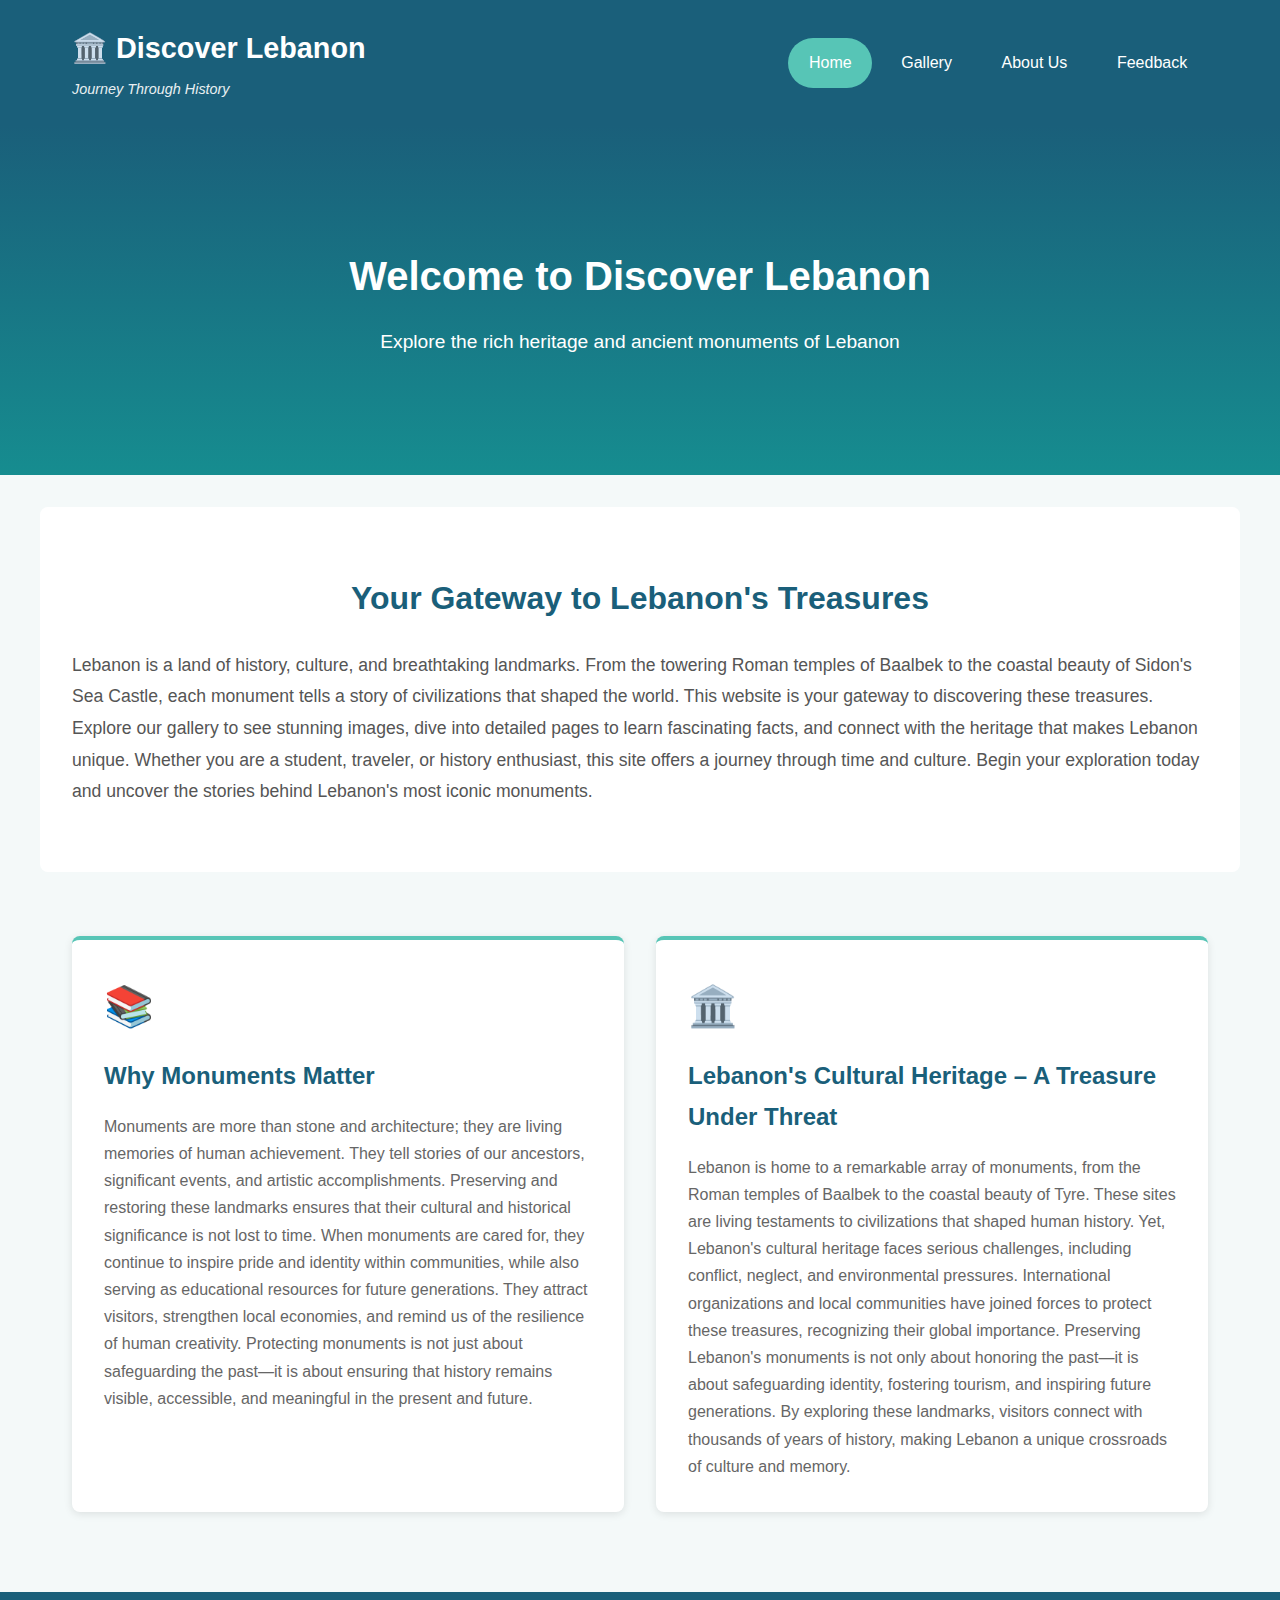
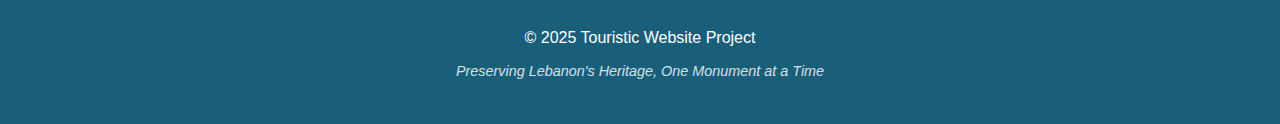
<file: index.html>
<!DOCTYPE html>
<html lang="en">
<head>
  <meta charset="UTF-8">
  <meta name="viewport" content="width=device-width, initial-scale=1.0">
  <meta name="description" content="Explore Lebanon's monuments and cultural heritage through our touristic website.">
  <title>Home | Discover Lebanon</title>
  <link rel="stylesheet" href="CSS/style.css">
</head>
<body>
  <!-- Header -->
  <header>
    <div class="header-container">
      <div class="logo">
        <h1>🏛️ Discover Lebanon</h1>
        <p class="tagline">Journey Through History</p>
      </div>
      <nav>
        <ul>
          <li><a href="index.html" class="active">Home</a></li>
          <li><a href="HTML Files/gallery.html">Gallery</a></li>
          <li><a href="about.html">About Us</a></li>
          <li><a href="./HTML Files/feedback.html">Feedback</a></li>
        </ul>
      </nav>
    </div>
  </header>

  <!-- Hero Section -->
  <section class="hero">
    <div class="hero-content">
      <h2>Welcome to Discover Lebanon</h2>
      <p>Explore the rich heritage and ancient monuments of Lebanon</p>
    </div>
  </section>

  <!-- Main Content -->
  <main>
    <!-- Intro Section -->
    <section id="intro">
      <h2>Your Gateway to Lebanon's Treasures</h2>
      <p>Lebanon is a land of history, culture, and breathtaking landmarks. From the towering Roman temples of Baalbek to the coastal beauty of Sidon's Sea Castle, each monument tells a story of civilizations that shaped the world. This website is your gateway to discovering these treasures. Explore our gallery to see stunning images, dive into detailed pages to learn fascinating facts, and connect with the heritage that makes Lebanon unique. Whether you are a student, traveler, or history enthusiast, this site offers a journey through time and culture. Begin your exploration today and uncover the stories behind Lebanon's most iconic monuments.</p>
    </section>

    <!-- Articles Section -->
    <section id="articles">
      <article class="article-card">
        <div class="article-icon">📚</div>
        <h3>Why Monuments Matter</h3>
        <p>Monuments are more than stone and architecture; they are living memories of human achievement. They tell stories of our ancestors, significant events, and artistic accomplishments. Preserving and restoring these landmarks ensures that their cultural and historical significance is not lost to time. When monuments are cared for, they continue to inspire pride and identity within communities, while also serving as educational resources for future generations. They attract visitors, strengthen local economies, and remind us of the resilience of human creativity. Protecting monuments is not just about safeguarding the past—it is about ensuring that history remains visible, accessible, and meaningful in the present and future.</p>
      </article>

      <article class="article-card">
        <div class="article-icon">🏛️</div>
        <h3>Lebanon's Cultural Heritage – A Treasure Under Threat</h3>
        <p>Lebanon is home to a remarkable array of monuments, from the Roman temples of Baalbek to the coastal beauty of Tyre. These sites are living testaments to civilizations that shaped human history. Yet, Lebanon's cultural heritage faces serious challenges, including conflict, neglect, and environmental pressures. International organizations and local communities have joined forces to protect these treasures, recognizing their global importance. Preserving Lebanon's monuments is not only about honoring the past—it is about safeguarding identity, fostering tourism, and inspiring future generations. By exploring these landmarks, visitors connect with thousands of years of history, making Lebanon a unique crossroads of culture and memory.</p>
      </article>
    </section>
  </main>

  <!-- Footer -->
  <footer>
    <p>&copy; 2025 Touristic Website Project</p>
    <p class="footer-note">Preserving Lebanon's Heritage, One Monument at a Time</p>
  </footer>

  <!-- JavaScript -->
  <script src="./JS/script.js"></script>
</body>
</html>
</file>
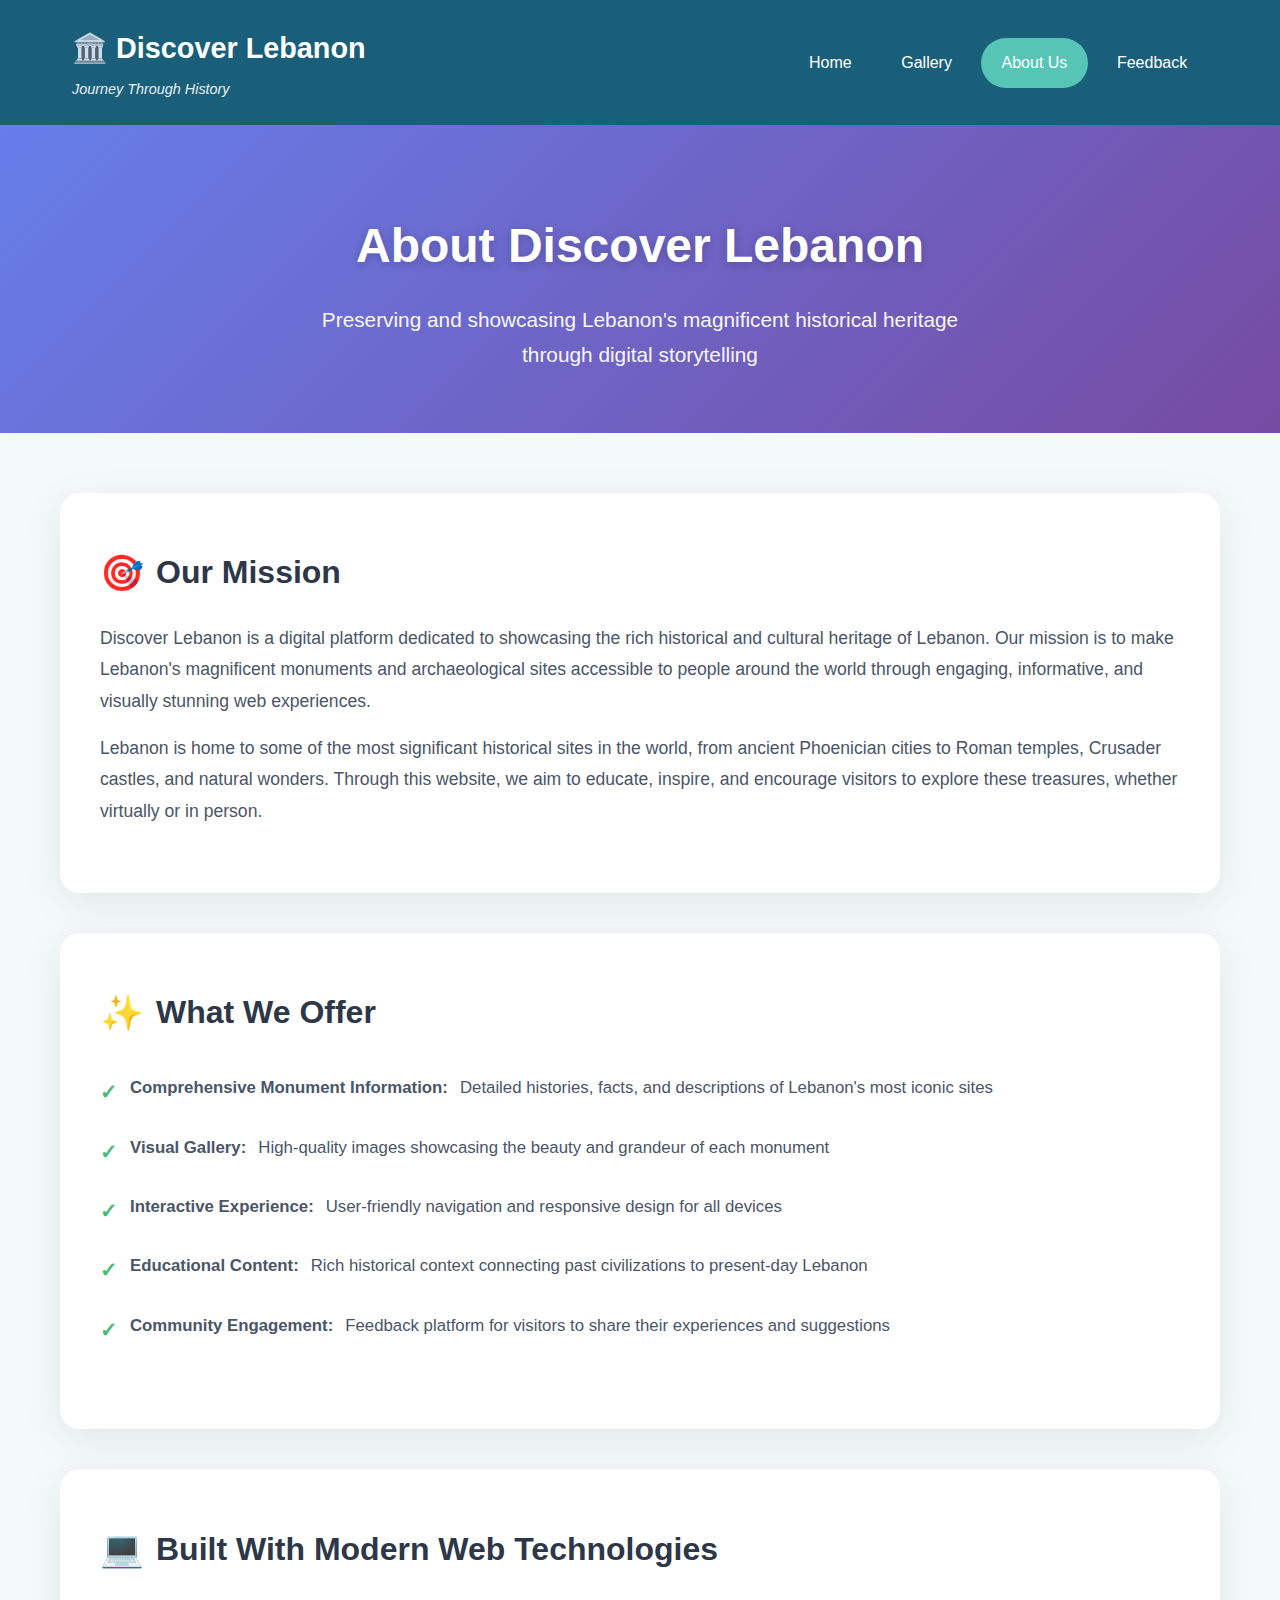
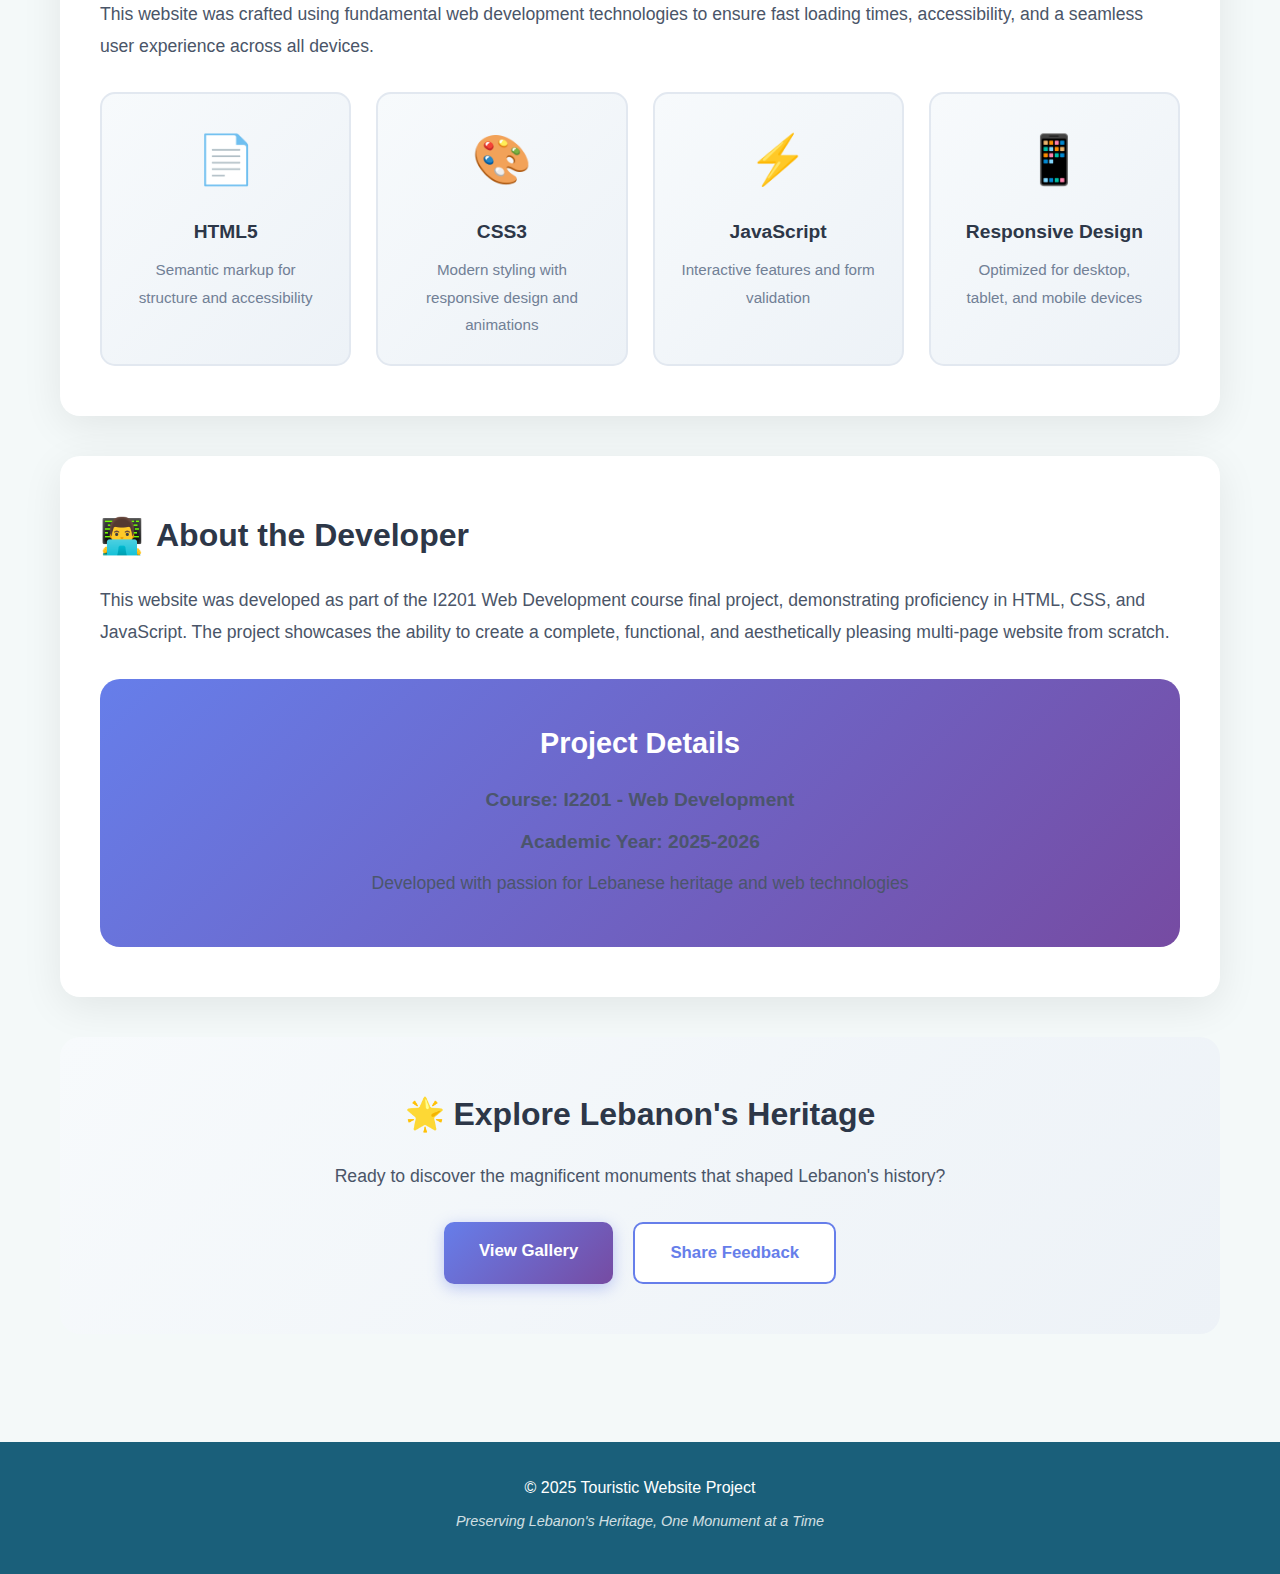
<file: HTML Files/about.html>
<!DOCTYPE html>
<html lang="en">
<head>
  <meta charset="UTF-8">
  <meta name="viewport" content="width=device-width, initial-scale=1.0">
  <meta name="description" content="Learn about Discover Lebanon and our mission to showcase Lebanon's magnificent historical monuments.">
  <title>About Us | Discover Lebanon</title>
  <link rel="stylesheet" href="../CSS/style.css">
  <style>
    /* About Page Specific Styles */
    .about-hero {
      background: linear-gradient(135deg, #667eea 0%, #764ba2 100%);
      padding: 80px 20px 60px;
      text-align: center;
      color: white;
    }

    .about-hero h1 {
      font-size: 3rem;
      margin-bottom: 15px;
      font-weight: 700;
      text-shadow: 0 2px 10px rgba(0, 0, 0, 0.2);
    }

    .about-hero p {
      font-size: 1.3rem;
      opacity: 0.95;
      max-width: 700px;
      margin: 0 auto;
    }

    .about-content {
      max-width: 1200px;
      margin: 0 auto;
      padding: 60px 20px;
    }

    .about-section {
      background: white;
      border-radius: 20px;
      padding: 50px 40px;
      margin-bottom: 40px;
      box-shadow: 0 10px 40px rgba(0, 0, 0, 0.08);
      transition: transform 0.3s ease, box-shadow 0.3s ease;
    }

    .about-section:hover {
      transform: translateY(-5px);
      box-shadow: 0 15px 50px rgba(0, 0, 0, 0.12);
    }

    .about-section h2 {
      color: #2d3748;
      font-size: 2rem;
      margin-bottom: 20px;
      display: flex;
      align-items: center;
      gap: 12px;
    }

    .about-section h2 .icon {
      font-size: 2.2rem;
    }

    .about-section p {
      color: #4a5568;
      line-height: 1.8;
      font-size: 1.1rem;
      margin-bottom: 15px;
    }

    .about-section ul {
      list-style: none;
      padding: 0;
      margin: 20px 0;
    }

    .about-section ul li {
      padding: 12px 0;
      color: #4a5568;
      font-size: 1.05rem;
      display: flex;
      align-items: flex-start;
      gap: 12px;
    }

    .about-section ul li::before {
      content: "✓";
      color: #48bb78;
      font-weight: bold;
      font-size: 1.3rem;
      flex-shrink: 0;
    }

    .tech-grid {
      display: grid;
      grid-template-columns: repeat(auto-fit, minmax(200px, 1fr));
      gap: 25px;
      margin-top: 30px;
    }

    .tech-item {
      background: linear-gradient(135deg, #f7fafc 0%, #edf2f7 100%);
      padding: 25px;
      border-radius: 15px;
      text-align: center;
      transition: all 0.3s ease;
      border: 2px solid #e2e8f0;
    }

    .tech-item:hover {
      transform: translateY(-5px);
      border-color: #667eea;
      box-shadow: 0 10px 25px rgba(102, 126, 234, 0.2);
    }

    .tech-item .tech-icon {
      font-size: 3rem;
      margin-bottom: 15px;
      display: block;
    }

    .tech-item h3 {
      color: #2d3748;
      font-size: 1.2rem;
      margin-bottom: 8px;
    }

    .tech-item p {
      color: #718096;
      font-size: 0.95rem;
      margin: 0;
    }

    .student-info {
      background: linear-gradient(135deg, #667eea 0%, #764ba2 100%);
      color: white;
      padding: 40px;
      border-radius: 20px;
      text-align: center;
      margin-top: 30px;
    }

    .student-info h3 {
      font-size: 1.8rem;
      margin-bottom: 15px;
    }

    .student-info p {
      font-size: 1.1rem;
      opacity: 0.95;
      margin: 8px 0;
    }

    .student-info .highlight {
      font-weight: 600;
      font-size: 1.2rem;
    }

    .cta-section {
      text-align: center;
      padding: 50px 20px;
      background: linear-gradient(135deg, #f7fafc 0%, #edf2f7 100%);
      border-radius: 20px;
      margin-top: 40px;
    }

    .cta-section h2 {
      color: #2d3748;
      font-size: 2rem;
      margin-bottom: 20px;
    }

    .cta-section p {
      color: #4a5568;
      font-size: 1.1rem;
      margin-bottom: 30px;
    }

    .cta-buttons {
      display: flex;
      gap: 20px;
      justify-content: center;
      flex-wrap: wrap;
    }

    .btn-cta {
      padding: 15px 35px;
      border-radius: 10px;
      text-decoration: none;
      font-weight: 600;
      font-size: 1.05rem;
      transition: all 0.3s ease;
      display: inline-block;
    }

    .btn-primary {
      background: linear-gradient(135deg, #667eea 0%, #764ba2 100%);
      color: white;
      box-shadow: 0 4px 15px rgba(102, 126, 234, 0.4);
    }

    .btn-primary:hover {
      transform: translateY(-3px);
      box-shadow: 0 6px 20px rgba(102, 126, 234, 0.5);
    }

    .btn-secondary {
      background: white;
      color: #667eea;
      border: 2px solid #667eea;
    }

    .btn-secondary:hover {
      background: #667eea;
      color: white;
    }

    /* Responsive Design */
    @media (max-width: 768px) {
      .about-hero h1 {
        font-size: 2.2rem;
      }

      .about-hero p {
        font-size: 1.1rem;
      }

      .about-section {
        padding: 35px 25px;
      }

      .about-section h2 {
        font-size: 1.6rem;
      }

      .tech-grid {
        grid-template-columns: 1fr;
      }

      .cta-buttons {
        flex-direction: column;
        align-items: center;
      }

      .btn-cta {
        width: 100%;
        max-width: 300px;
      }
    }
  </style>
</head>
<body>
  <!-- Header -->
  <header>
    <div class="header-container">
      <div class="logo">
        <h1>🏛️ Discover Lebanon</h1>
        <p class="tagline">Journey Through History</p>
      </div>
      <nav>
        <ul>
          <li><a href="../index.html">Home</a></li>
          <li><a href="./gallery.html">Gallery</a></li>
          <li><a href="about.html">About Us</a></li>
          <li><a href="feedback.html">Feedback</a></li>
        </ul>
      </nav>
    </div>
  </header>

  <!-- Hero Section -->
  <section class="about-hero">
    <h1>About Discover Lebanon</h1>
    <p>Preserving and showcasing Lebanon's magnificent historical heritage through digital storytelling</p>
  </section>

  <!-- Main Content -->
  <main class="about-content">

    <!-- Project Purpose Section -->
    <section class="about-section">
      <h2><span class="icon">🎯</span> Our Mission</h2>
      <p>
        Discover Lebanon is a digital platform dedicated to showcasing the rich historical and cultural heritage of Lebanon. Our mission is to make Lebanon's magnificent monuments and archaeological sites accessible to people around the world through engaging, informative, and visually stunning web experiences.
      </p>
      <p>
        Lebanon is home to some of the most significant historical sites in the world, from ancient Phoenician cities to Roman temples, Crusader castles, and natural wonders. Through this website, we aim to educate, inspire, and encourage visitors to explore these treasures, whether virtually or in person.
      </p>
    </section>

    <!-- What We Offer Section -->
    <section class="about-section">
      <h2><span class="icon">✨</span> What We Offer</h2>
      <ul>
        <li><strong>Comprehensive Monument Information:</strong> Detailed histories, facts, and descriptions of Lebanon's most iconic sites</li>
        <li><strong>Visual Gallery:</strong> High-quality images showcasing the beauty and grandeur of each monument</li>
        <li><strong>Interactive Experience:</strong> User-friendly navigation and responsive design for all devices</li>
        <li><strong>Educational Content:</strong> Rich historical context connecting past civilizations to present-day Lebanon</li>
        <li><strong>Community Engagement:</strong> Feedback platform for visitors to share their experiences and suggestions</li>
      </ul>
    </section>

    <!-- Technologies Used Section -->
    <section class="about-section">
      <h2><span class="icon">💻</span> Built With Modern Web Technologies</h2>
      <p>
        This website was crafted using fundamental web development technologies to ensure fast loading times, accessibility, and a seamless user experience across all devices.
      </p>
      
      <div class="tech-grid">
        <div class="tech-item">
          <span class="tech-icon">📄</span>
          <h3>HTML5</h3>
          <p>Semantic markup for structure and accessibility</p>
        </div>
        
        <div class="tech-item">
          <span class="tech-icon">🎨</span>
          <h3>CSS3</h3>
          <p>Modern styling with responsive design and animations</p>
        </div>
        
        <div class="tech-item">
          <span class="tech-icon">⚡</span>
          <h3>JavaScript</h3>
          <p>Interactive features and form validation</p>
        </div>
        
        <div class="tech-item">
          <span class="tech-icon">📱</span>
          <h3>Responsive Design</h3>
          <p>Optimized for desktop, tablet, and mobile devices</p>
        </div>
      </div>
    </section>

    <!-- Student Information Section -->
    <section class="about-section">
      <h2><span class="icon">👨‍💻</span> About the Developer</h2>
      <p>
        This website was developed as part of the I2201 Web Development course final project, demonstrating proficiency in HTML, CSS, and JavaScript. The project showcases the ability to create a complete, functional, and aesthetically pleasing multi-page website from scratch.
      </p>
      
      <div class="student-info">
        <h3>Project Details</h3>
        <p class="highlight">Course: I2201 - Web Development</p>
        <p class="highlight">Academic Year: 2025-2026</p>
        <p>Developed with passion for Lebanese heritage and web technologies</p>
      </div>
    </section>

    <!-- Call to Action Section -->
    <section class="cta-section">
      <h2>🌟 Explore Lebanon's Heritage</h2>
      <p>Ready to discover the magnificent monuments that shaped Lebanon's history?</p>
      <div class="cta-buttons">
        <a href="gallery.html" class="btn-cta btn-primary">View Gallery</a>
        <a href="feedback.html" class="btn-cta btn-secondary">Share Feedback</a>
      </div>
    </section>

  </main>

  <!-- Footer -->
  <footer>
    <p>&copy; 2025 Touristic Website Project</p>
    <p class="footer-note">Preserving Lebanon's Heritage, One Monument at a Time</p>
  </footer>

  <!-- JavaScript -->
  <script src="../JS/script.js"></script>
</body>
</html>
</file>
<file: CSS/style.css>
/* ===== Reset / Base Styles ===== */
* {
  margin: 0;
  padding: 0;
  box-sizing: border-box;
}

body {
  font-family: Arial, Helvetica, sans-serif;
  line-height: 1.7;
  background-color: #f4f9f9;
  color: #333;
}

/* ===== Header & Navigation ===== */
header {
  background: #1a5f7a;
  color: white;
  padding: 1.5rem 0;
  box-shadow: 0 2px 5px rgba(0, 0, 0, 0.1);
}

.header-container {
  max-width: 1200px;
  margin: 0 auto;
  padding: 0 2rem;
  display: flex;
  justify-content: space-between;
  align-items: center;
}

.logo h1 {
  font-size: 1.8rem;
  margin-bottom: 0.25rem;
}

.tagline {
  font-size: 0.9rem;
  font-style: italic;
  opacity: 0.9;
}

/* Navigation using Flexbox */
nav ul {
  list-style: none;
  display: flex;
  gap: 0.5rem;
}

nav a {
  color: white;
  text-decoration: none;
  padding: 0.7rem 1.3rem;
  border-radius: 25px;
  display: block;
}

nav a:hover {
  background: rgba(255, 255, 255, 0.2);
}

nav a.active {
  background: #57c5b6;
}

/* ===== Hero Section ===== */
.hero {
  background: linear-gradient(rgba(26, 95, 122, 0.8), rgba(21, 152, 149, 0.8)),
              #1a5f7a;
  min-height: 350px;
  display: flex;
  align-items: center;
  justify-content: center;
  text-align: center;
  color: white;
}

.hero-content {
  padding: 2rem;
  max-width: 800px;
}

.hero h2 {
  font-size: 2.5rem;
  margin-bottom: 1rem;
}

.hero p {
  font-size: 1.2rem;
}

/* ===== Intro Section ===== */
#intro {
  max-width: 1200px;
  margin: 0 auto;
  padding: 4rem 2rem;
  background: white;
  margin-top: 2rem;
  border-radius: 8px;
}

#intro h2 {
  color: #1a5f7a;
  font-size: 2rem;
  margin-bottom: 1.5rem;
  text-align: center;
}

#intro p {
  font-size: 1.1rem;
  line-height: 1.8;
  color: #555;
}

/* ===== Articles Section ===== */
#articles {
  max-width: 1200px;
  margin: 2rem auto;
  padding: 2rem;
  display: flex;
  gap: 2rem;
}

.article-card {
  background: white;
  padding: 2rem;
  border-radius: 8px;
  box-shadow: 0 2px 8px rgba(0, 0, 0, 0.1);
  flex: 1;
  border-top: 4px solid #57c5b6;
  transition: all 0.3s ease;
}

.article-card:hover {
  box-shadow: 0 8px 20px rgba(0, 0, 0, 0.2);
  background: #f9f9f9;
  transform: scale(1.05);
}

.article-icon {
  font-size: 2.5rem;
  margin-bottom: 1rem;
}

.article-card h3 {
  color: #1a5f7a;
  font-size: 1.5rem;
  margin-bottom: 1rem;
}

.article-card p {
  color: #666;
  line-height: 1.7;
}

/* ===== Footer ===== */
footer {
  background: #1a5f7a;
  color: white;
  text-align: center;
  padding: 2rem 1rem;
  margin-top: 3rem;
}

footer p {
  margin-bottom: 0.5rem;
}

.footer-note {
  font-size: 0.9rem;
  font-style: italic;
  opacity: 0.8;
}

/* ===== Page Title Section ===== */
.page-title {
  background: linear-gradient(rgba(26, 95, 122, 0.9), rgba(21, 152, 149, 0.9)),
              #1a5f7a;
  color: white;
  text-align: center;
  padding: 3rem 2rem;
}

.page-title h2 {
  font-size: 2.5rem;
  margin-bottom: 0.5rem;
}

.page-title p {
  font-size: 1.1rem;
  opacity: 0.9;
}

/* ===== Monument Hero Section ===== */
.monument-hero {
  background: linear-gradient(rgba(26, 95, 122, 0.9), rgba(21, 152, 149, 0.9)),
              #1a5f7a;
  color: white;
  text-align: center;
  padding: 3rem 2rem;
}

.monument-hero h1 {
  font-size: 2.8rem;
  margin-bottom: 0.5rem;
}

.monument-location {
  font-size: 1.2rem;
  opacity: 0.9;
}

/* ===== Monument Page Content ===== */
.monument-container {
  max-width: 1200px;
  margin: 3rem auto;
  padding: 0 2rem;
}

.monument-image-section {
  margin-bottom: 3rem;
}

.monument-main-image {
  width: 100%;
  max-height: 500px;
  object-fit: cover;
  border-radius: 12px;
  box-shadow: 0 4px 15px rgba(0, 0, 0, 0.2);
}

.monument-content {
  background: white;
  padding: 3rem;
  border-radius: 12px;
  box-shadow: 0 2px 10px rgba(0, 0, 0, 0.1);
}

.monument-description {
  margin-bottom: 3rem;
}

.monument-description h2 {
  color: #1a5f7a;
  font-size: 2rem;
  margin-bottom: 1.5rem;
  padding-bottom: 0.5rem;
  border-bottom: 3px solid #57c5b6;
}

.monument-description p {
  font-size: 1.1rem;
  line-height: 1.8;
  color: #555;
  margin-bottom: 1.5rem;
  text-align: justify;
}

/* ===== Monument Facts Section ===== */
.monument-facts {
  margin-bottom: 3rem;
}

.monument-facts h2 {
  color: #1a5f7a;
  font-size: 2rem;
  margin-bottom: 1.5rem;
  padding-bottom: 0.5rem;
  border-bottom: 3px solid #57c5b6;
}

.facts-grid {
  display: flex;
  flex-wrap: wrap;
  gap: 1.5rem;
}

.fact-item {
  flex: 0 1 calc(50% - 1.5rem);
  display: flex;
  align-items: flex-start;
  gap: 1rem;
  padding: 1.5rem;
  background: #f4f9f9;
  border-radius: 8px;
  border-left: 4px solid #57c5b6;
  transition: all 0.3s ease;
}

.fact-item:hover {
  background: #e6f2f5;
  transform: translateX(5px);
}

.fact-icon {
  font-size: 2rem;
  flex-shrink: 0;
}

.fact-content h3 {
  color: #1a5f7a;
  font-size: 1.1rem;
  margin-bottom: 0.3rem;
}

.fact-content p {
  color: #666;
  font-size: 1rem;
  line-height: 1.5;
}

/* ===== Back to Gallery Button ===== */
.back-link {
  text-align: center;
  margin-top: 2rem;
}

.btn-back {
  display: inline-block;
  padding: 1rem 2rem;
  background: #1a5f7a;
  color: white;
  text-decoration: none;
  border-radius: 25px;
  font-weight: bold;
  transition: all 0.3s ease;
}

.btn-back:hover {
  background: #159895;
  transform: translateY(-2px);
  box-shadow: 0 4px 10px rgba(0, 0, 0, 0.2);
}

/* ===== Gallery Section ===== */
.gallery-section {
  max-width: 1200px;
  margin: 3rem auto;
  padding: 0 2rem;
}

.gallery-container {
  display: flex;
  flex-wrap: wrap;
  gap: 2rem;
  justify-content: center;
}

.gallery-item {
  flex: 0 1 calc(33.333% - 2rem);
  min-width: 250px;
  background: white;
  border-radius: 8px;
  overflow: hidden;
  box-shadow: 0 2px 8px rgba(0, 0, 0, 0.1);
  transition: all 0.3s ease;
}

.gallery-item:hover {
  transform: translateY(-8px);
  box-shadow: 0 8px 20px rgba(0, 0, 0, 0.2);
}

.gallery-item a {
  display: block;
  position: relative;
  overflow: hidden;
}

.gallery-item img {
  width: 100%;
  height: 250px;
  object-fit: cover;
  display: block;
}

.gallery-overlay {
  position: absolute;
  top: 0;
  left: 0;
  width: 100%;
  height: 100%;
  background: rgba(26, 95, 122, 0.85);
  display: flex;
  align-items: center;
  justify-content: center;
  opacity: 0;
  transition: opacity 0.3s ease;
}

.gallery-item:hover .gallery-overlay {
  opacity: 1;
}

.view-text {
  color: white;
  font-size: 1.2rem;
  font-weight: bold;
  text-transform: uppercase;
  letter-spacing: 1px;
}

.gallery-item figcaption {
  padding: 1rem;
  text-align: center;
  font-size: 1.1rem;
  font-weight: bold;
  color: #1a5f7a;
  background: white;
}

/* ===== Responsive Design ===== */
@media (max-width: 768px) {
  .header-container {
    flex-direction: column;
    align-items: flex-start;
    gap: 1rem;
  }

  nav ul {
    flex-direction: column;
    width: 100%;
  }

  nav a {
    width: 100%;
    text-align: center;
  }

  .hero h2 {
    font-size: 2rem;
  }

  .hero p {
    font-size: 1rem;
  }

  #articles {
    flex-direction: column;
  }

  #intro {
    padding: 2rem 1rem;
  }

  .page-title h2 {
    font-size: 2rem;
  }

  .gallery-item {
    flex: 0 1 calc(50% - 2rem);
  }

  .fact-item {
    flex: 0 1 100%;
  }

  .monument-content {
    padding: 2rem;
  }

  .monument-hero h1 {
    font-size: 2rem;
  }
}

@media (max-width: 480px) {
  body {
    font-size: 0.95rem;
  }

  .logo h1 {
    font-size: 1.5rem;
  }

  .hero {
    min-height: 250px;
  }

  .hero h2 {
    font-size: 1.6rem;
  }

  .article-card {
    padding: 1.5rem;
  }

  .page-title h2 {
    font-size: 1.6rem;
  }

  .gallery-item {
    flex: 0 1 100%;
  }

  .gallery-container {
    gap: 1.5rem;
  }

  .monument-content {
    padding: 1.5rem;
  }

  .monument-hero h1 {
    font-size: 1.6rem;
  }

  .monument-description h2,
  .monument-facts h2 {
    font-size: 1.5rem;
  }
}
</file>
